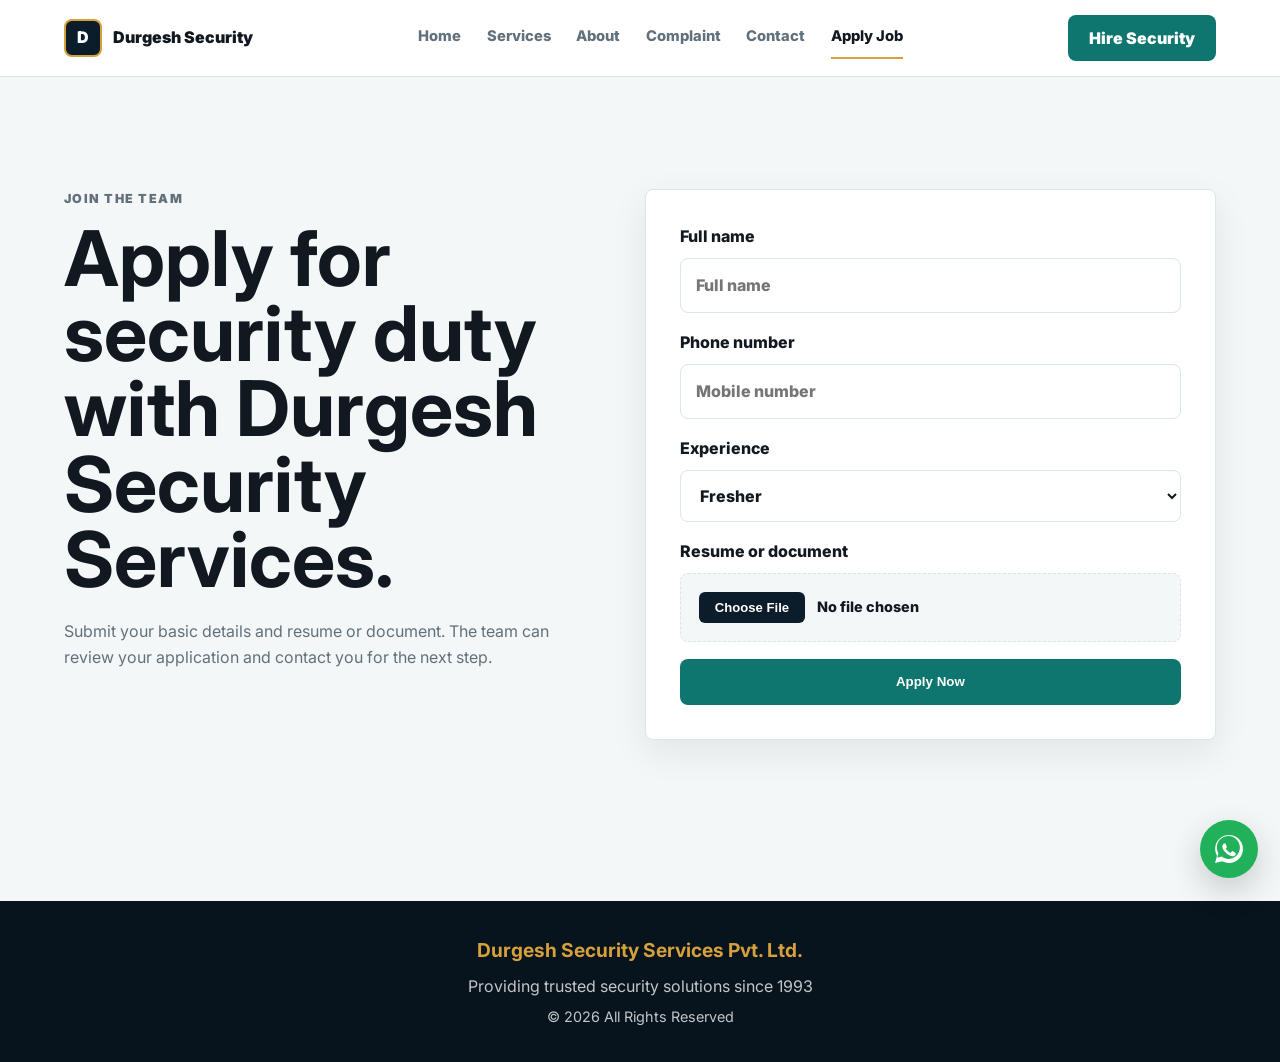
<file: apply.html>
<!doctype html>
<html lang="en">
  <head>
    <meta charset="UTF-8" />
    <meta name="viewport" content="width=device-width, initial-scale=1.0" />
    <title>Apply Job | Durgesh Security Services</title>
    <link rel="stylesheet" href="style.css" />
    <link rel="preconnect" href="https://fonts.googleapis.com" />
    <link rel="preconnect" href="https://fonts.gstatic.com" crossorigin />
    <link href="https://fonts.googleapis.com/css2?family=Inter:wght@400;500;600;700;800;900&display=swap" rel="stylesheet" />
  </head>
  <body>
    <header class="site-header">
      <a class="brand" href="index.html" aria-label="Durgesh Security Services home">
        <span class="brand-mark">D</span>
        <span>Durgesh Security</span>
      </a>
      <button class="menu-btn" id="menuBtn" type="button" onclick="toggleMenu()" aria-label="Toggle navigation">
        <span class="hamburger-box">
          <span class="hamburger-inner"></span>
        </span>
      </button>
      <nav class="nav-links" id="navLinks" aria-label="Main navigation">
        <a href="index.html">Home</a>
        <a href="services.html">Services</a>
        <a href="about.html">About</a>
        <a href="complaint.html">Complaint</a>
        <a href="contact.html">Contact</a>
        <a class="active" href="apply.html">Apply Job</a>
      </nav>
      <a class="header-cta" href="contact.html">Hire Security</a>
    </header>

    <main>
      <section class="contact-hero simple-page">
        <div class="contact-intro reveal">
          <p class="eyebrow">Join the team</p>
          <h1>Apply for security duty with Durgesh Security Services.</h1>
          <p>Submit your basic details and resume or document. The team can review your application and contact you for the next step.</p>
        </div>
        <form class="contact-form reveal">
          <label>
            Full name
            <input type="text" placeholder="Full name" required />
          </label>
          <label>
            Phone number
            <input type="tel" placeholder="Mobile number" required />
          </label>
          <label>
            Experience
            <select>
              <option>Fresher</option>
              <option>1-2 years</option>
              <option>3-5 years</option>
              <option>5+ years</option>
            </select>
          </label>
          <label>
            Resume or document
            <input type="file" required />
          </label>
          <button class="btn primary" type="submit">Apply Now</button>
        </form>
      </section>
    </main>

    <a href="https://wa.me/917764944794" class="whatsapp" aria-label="Chat on WhatsApp">
      <svg viewBox="0 0 24 24" width="28" height="28" fill="currentColor">
        <path d="M.057 24l1.687-6.163c-1.041-1.804-1.588-3.849-1.587-5.946C.06 5.348 5.397.01 12.008.01c3.202.001 6.212 1.246 8.477 3.514 2.266 2.268 3.507 5.28 3.505 8.484-.004 6.657-5.34 11.997-11.953 11.997-2.005-.001-3.973-.502-5.724-1.455L0 24zm6.59-4.846c1.6.95 3.188 1.449 4.825 1.451 5.436 0 9.86-4.42 9.864-9.858.002-2.634-1.025-5.111-2.893-6.98-1.87-1.868-4.351-2.897-6.98-2.898-5.443 0-9.87 4.42-9.874 9.859-.001 1.761.472 3.483 1.371 5.03l-.995 3.636 3.738-.981.161.096zM17.07 14.77c-.274-.138-1.62-.8-1.874-.892-.254-.093-.44-.138-.624.137-.184.275-.713.892-.874 1.077-.161.184-.322.206-.596.069-.274-.138-1.16-.427-2.21-1.365-.817-.73-1.37-1.63-1.53-1.905-.16-.275-.017-.424.12-.561.124-.123.275-.321.412-.481.137-.16.183-.275.274-.458.09-.183.046-.344-.023-.481-.069-.138-.624-1.503-.855-2.062-.225-.54-.472-.467-.649-.476-.168-.008-.36-.01-.553-.01-.193 0-.507.073-.772.36-.265.287-1.011.988-1.011 2.408s1.025 2.793 1.17 2.987c.144.195 2.016 3.078 4.885 4.316.683.294 1.218.47 1.634.602.686.218 1.312.187 1.806.114.55-.082 1.62-.662 1.848-1.27.228-.607.228-1.126.16-1.235-.069-.109-.254-.154-.528-.292z"/>
      </svg>
    </a>

    <footer class="footer">
      <h3>Durgesh Security Services Pvt. Ltd.</h3>
      <p>Providing trusted security solutions since 1993</p>
      <p class="copy">&copy; 2026 All Rights Reserved</p>
    </footer>
    <script src="script.js"></script>
  </body>
</html>
</file>
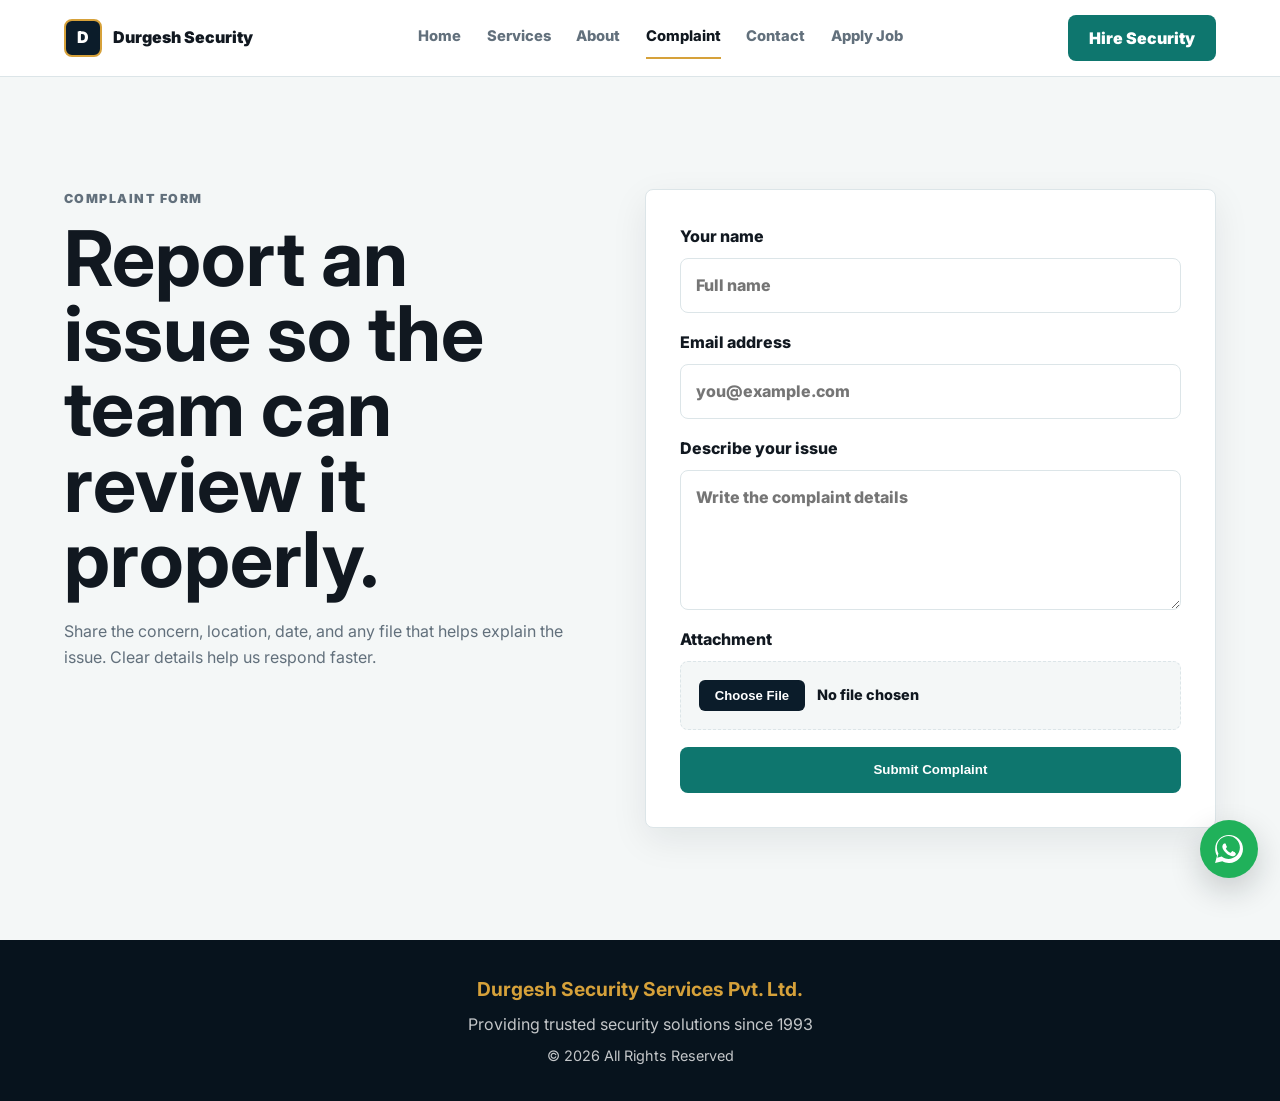
<file: complaint.html>
<!doctype html>
<html lang="en">
  <head>
    <meta charset="UTF-8" />
    <meta name="viewport" content="width=device-width, initial-scale=1.0" />
    <title>Complaint | Durgesh Security Services</title>
    <link rel="stylesheet" href="style.css" />
    <link rel="preconnect" href="https://fonts.googleapis.com" />
    <link rel="preconnect" href="https://fonts.gstatic.com" crossorigin />
    <link href="https://fonts.googleapis.com/css2?family=Inter:wght@400;500;600;700;800;900&display=swap" rel="stylesheet" />
  </head>
  <body>
    <header class="site-header">
      <a class="brand" href="index.html" aria-label="Durgesh Security Services home">
        <span class="brand-mark">D</span>
        <span>Durgesh Security</span>
      </a>
      <button class="menu-btn" id="menuBtn" type="button" onclick="toggleMenu()" aria-label="Toggle navigation">
        <span class="hamburger-box">
          <span class="hamburger-inner"></span>
        </span>
      </button>
      <nav class="nav-links" id="navLinks" aria-label="Main navigation">
        <a href="index.html">Home</a>
        <a href="services.html">Services</a>
        <a href="about.html">About</a>
        <a class="active" href="complaint.html">Complaint</a>
        <a href="contact.html">Contact</a>
        <a href="apply.html">Apply Job</a>
      </nav>
      <a class="header-cta" href="contact.html">Hire Security</a>
    </header>

    <main>
      <section class="contact-hero simple-page">
        <div class="contact-intro reveal">
          <p class="eyebrow">Complaint form</p>
          <h1>Report an issue so the team can review it properly.</h1>
          <p>Share the concern, location, date, and any file that helps explain the issue. Clear details help us respond faster.</p>
        </div>
        <form class="contact-form reveal">
          <label>
            Your name
            <input type="text" placeholder="Full name" required />
          </label>
          <label>
            Email address
            <input type="email" placeholder="you@example.com" required />
          </label>
          <label>
            Describe your issue
            <textarea placeholder="Write the complaint details"></textarea>
          </label>
          <label>
            Attachment
            <input type="file" />
          </label>
          <button class="btn primary" type="submit">Submit Complaint</button>
        </form>
      </section>
    </main>

    <a href="https://wa.me/917764944794" class="whatsapp" aria-label="Chat on WhatsApp">
      <svg viewBox="0 0 24 24" width="28" height="28" fill="currentColor">
        <path d="M.057 24l1.687-6.163c-1.041-1.804-1.588-3.849-1.587-5.946C.06 5.348 5.397.01 12.008.01c3.202.001 6.212 1.246 8.477 3.514 2.266 2.268 3.507 5.28 3.505 8.484-.004 6.657-5.34 11.997-11.953 11.997-2.005-.001-3.973-.502-5.724-1.455L0 24zm6.59-4.846c1.6.95 3.188 1.449 4.825 1.451 5.436 0 9.86-4.42 9.864-9.858.002-2.634-1.025-5.111-2.893-6.98-1.87-1.868-4.351-2.897-6.98-2.898-5.443 0-9.87 4.42-9.874 9.859-.001 1.761.472 3.483 1.371 5.03l-.995 3.636 3.738-.981.161.096zM17.07 14.77c-.274-.138-1.62-.8-1.874-.892-.254-.093-.44-.138-.624.137-.184.275-.713.892-.874 1.077-.161.184-.322.206-.596.069-.274-.138-1.16-.427-2.21-1.365-.817-.73-1.37-1.63-1.53-1.905-.16-.275-.017-.424.12-.561.124-.123.275-.321.412-.481.137-.16.183-.275.274-.458.09-.183.046-.344-.023-.481-.069-.138-.624-1.503-.855-2.062-.225-.54-.472-.467-.649-.476-.168-.008-.36-.01-.553-.01-.193 0-.507.073-.772.36-.265.287-1.011.988-1.011 2.408s1.025 2.793 1.17 2.987c.144.195 2.016 3.078 4.885 4.316.683.294 1.218.47 1.634.602.686.218 1.312.187 1.806.114.55-.082 1.62-.662 1.848-1.27.228-.607.228-1.126.16-1.235-.069-.109-.254-.154-.528-.292z"/>
      </svg>
    </a>

    <footer class="footer">
      <h3>Durgesh Security Services Pvt. Ltd.</h3>
      <p>Providing trusted security solutions since 1993</p>
      <p class="copy">&copy; 2026 All Rights Reserved</p>
    </footer>
    <script src="script.js"></script>
  </body>
</html>
</file>
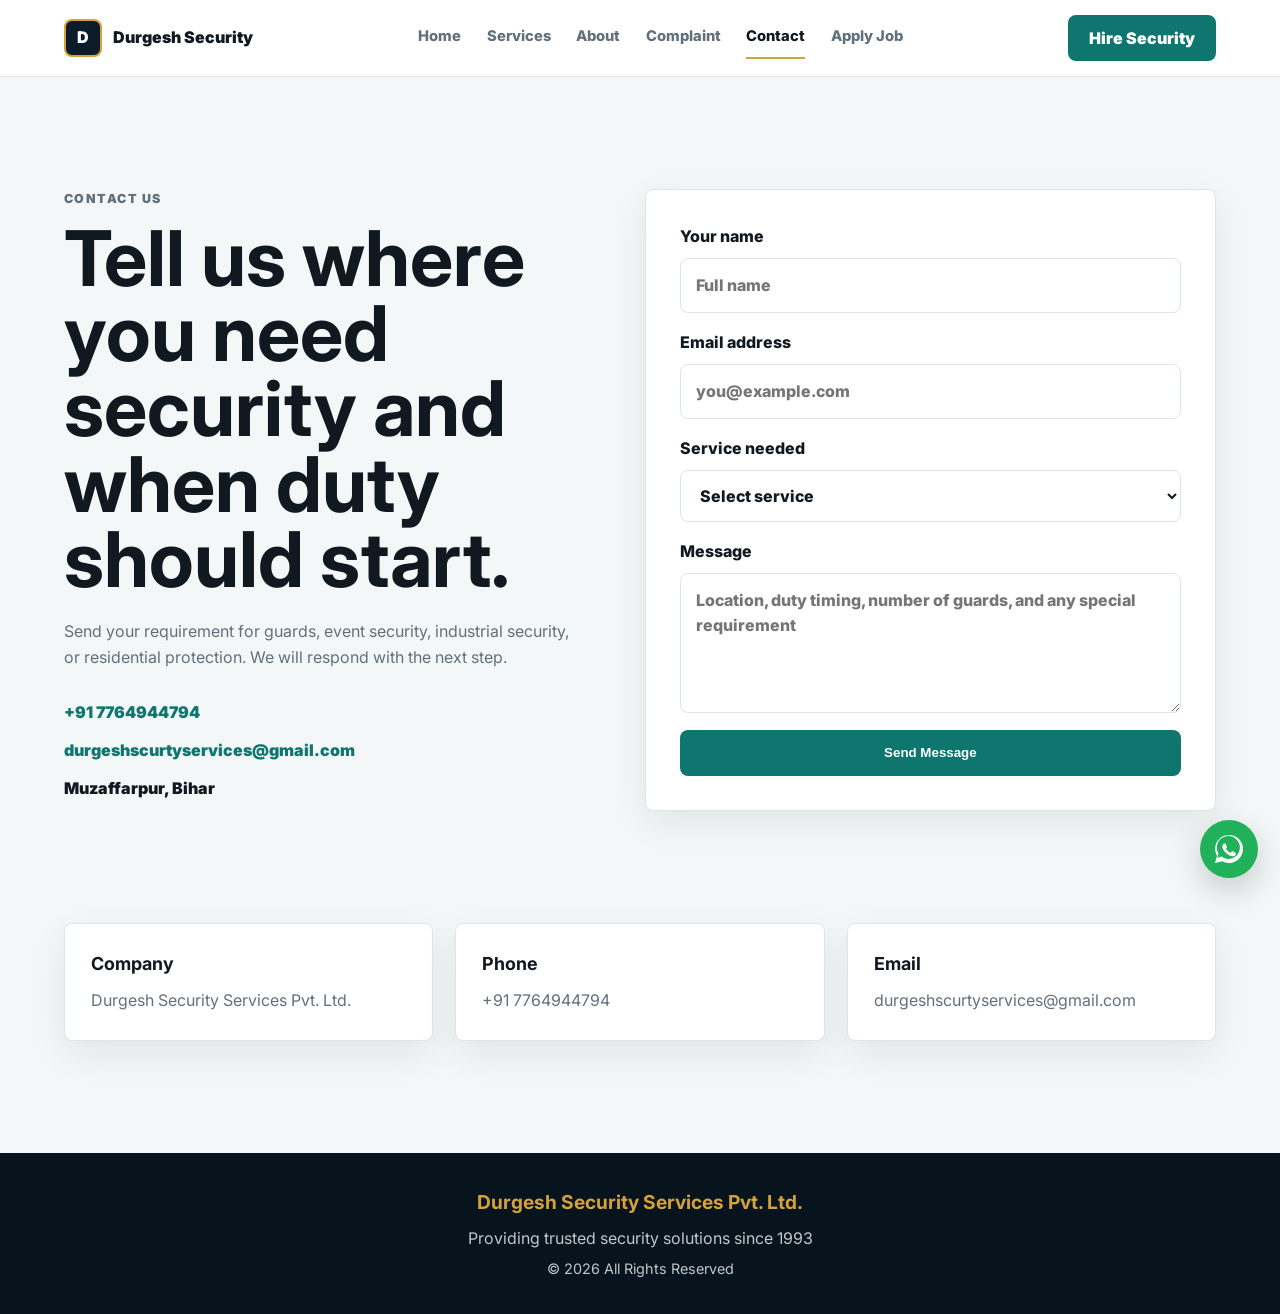
<file: contact.html>
<!doctype html>
<html lang="en">
  <head>
    <meta charset="UTF-8" />
    <meta name="viewport" content="width=device-width, initial-scale=1.0" />
    <title>Contact | Durgesh Security Services</title>
    <link rel="stylesheet" href="style.css" />
    <link rel="preconnect" href="https://fonts.googleapis.com" />
    <link rel="preconnect" href="https://fonts.gstatic.com" crossorigin />
    <link href="https://fonts.googleapis.com/css2?family=Inter:wght@400;500;600;700;800;900&display=swap" rel="stylesheet" />
  </head>
  <body>
    <header class="site-header">
      <a class="brand" href="index.html" aria-label="Durgesh Security Services home">
        <span class="brand-mark">D</span>
        <span>Durgesh Security</span>
      </a>
      <button class="menu-btn" id="menuBtn" type="button" onclick="toggleMenu()" aria-label="Toggle navigation">
        <span class="hamburger-box">
          <span class="hamburger-inner"></span>
        </span>
      </button>
      <nav class="nav-links" id="navLinks" aria-label="Main navigation">
        <a href="index.html">Home</a>
        <a href="services.html">Services</a>
        <a href="about.html">About</a>
        <a href="complaint.html">Complaint</a>
        <a class="active" href="contact.html">Contact</a>
        <a href="apply.html">Apply Job</a>
      </nav>
      <a class="header-cta" href="contact.html">Hire Security</a>
    </header>

    <main>
      <section class="contact-hero">
        <div class="contact-intro reveal">
          <p class="eyebrow">Contact us</p>
          <h1>Tell us where you need security and when duty should start.</h1>
          <p>
            Send your requirement for guards, event security, industrial security, or residential protection. We will respond with the next step.
          </p>
          <div class="contact-methods">
            <a href="tel:+917764944794">+91 7764944794</a>
            <a href="mailto:durgeshscurtyservices@gmail.com">durgeshscurtyservices@gmail.com</a>
            <span>Muzaffarpur, Bihar</span>
          </div>
        </div>

        <form class="contact-form reveal">
          <label>
            Your name
            <input type="text" placeholder="Full name" required />
          </label>
          <label>
            Email address
            <input type="email" placeholder="you@example.com" required />
          </label>
          <label>
            Service needed
            <select required>
              <option value="">Select service</option>
              <option>Security Guards</option>
              <option>Industrial Security</option>
              <option>Residential Security</option>
              <option>Event Security</option>
              <option>Surveillance Support</option>
            </select>
          </label>
          <label>
            Message
            <textarea placeholder="Location, duty timing, number of guards, and any special requirement"></textarea>
          </label>
          <button class="btn primary" type="button" onclick="openPopup()">Send Message</button>
        </form>
      </section>

      <section class="contact-strip">
        <div>
          <strong>Company</strong>
          <span>Durgesh Security Services Pvt. Ltd.</span>
        </div>
        <div>
          <strong>Phone</strong>
          <span>+91 7764944794</span>
        </div>
        <div>
          <strong>Email</strong>
          <span>durgeshscurtyservices@gmail.com</span>
        </div>
      </section>

      <div id="popup" class="popup">
        <div class="popup-content">
          <button class="close-btn" type="button" onclick="closePopup()" aria-label="Close popup">x</button>
          <h2>Choose Contact Method</h2>
          <a href="https://wa.me/917764944794?text=Hello%20I%20want%20to%20hire%20security%20services" target="_blank" class="popup-btn whatsapp-btn">WhatsApp</a>
          <a href="mailto:durgeshscurtyservices@gmail.com?subject=Security%20Service%20Inquiry&body=Hello%2C%20I%20want%20to%20hire%20your%20security%20services." class="popup-btn email-btn">Email</a>
        </div>
      </div>
    </main>

    <a href="https://wa.me/917764944794" class="whatsapp" aria-label="Chat on WhatsApp">
      <svg viewBox="0 0 24 24" width="28" height="28" fill="currentColor">
        <path d="M.057 24l1.687-6.163c-1.041-1.804-1.588-3.849-1.587-5.946C.06 5.348 5.397.01 12.008.01c3.202.001 6.212 1.246 8.477 3.514 2.266 2.268 3.507 5.28 3.505 8.484-.004 6.657-5.34 11.997-11.953 11.997-2.005-.001-3.973-.502-5.724-1.455L0 24zm6.59-4.846c1.6.95 3.188 1.449 4.825 1.451 5.436 0 9.86-4.42 9.864-9.858.002-2.634-1.025-5.111-2.893-6.98-1.87-1.868-4.351-2.897-6.98-2.898-5.443 0-9.87 4.42-9.874 9.859-.001 1.761.472 3.483 1.371 5.03l-.995 3.636 3.738-.981.161.096zM17.07 14.77c-.274-.138-1.62-.8-1.874-.892-.254-.093-.44-.138-.624.137-.184.275-.713.892-.874 1.077-.161.184-.322.206-.596.069-.274-.138-1.16-.427-2.21-1.365-.817-.73-1.37-1.63-1.53-1.905-.16-.275-.017-.424.12-.561.124-.123.275-.321.412-.481.137-.16.183-.275.274-.458.09-.183.046-.344-.023-.481-.069-.138-.624-1.503-.855-2.062-.225-.54-.472-.467-.649-.476-.168-.008-.36-.01-.553-.01-.193 0-.507.073-.772.36-.265.287-1.011.988-1.011 2.408s1.025 2.793 1.17 2.987c.144.195 2.016 3.078 4.885 4.316.683.294 1.218.47 1.634.602.686.218 1.312.187 1.806.114.55-.082 1.62-.662 1.848-1.27.228-.607.228-1.126.16-1.235-.069-.109-.254-.154-.528-.292z"/>
      </svg>
    </a>

    <footer class="footer">
      <h3>Durgesh Security Services Pvt. Ltd.</h3>
      <p>Providing trusted security solutions since 1993</p>
      <p class="copy">&copy; 2026 All Rights Reserved</p>
    </footer>
    <script src="script.js"></script>
  </body>
</html>
</file>
<file: style.css>
:root {
  --ink: #111820;
  --muted: #62707c;
  --paper: #f4f7f7;
  --white: #ffffff;
  --navy: #0b1c2a;
  --steel: #1d3442;
  --teal: #0e766e;
  --gold: #d6a13a;
  --line: #dce5e8;
  --shadow: 0 22px 58px rgba(17, 24, 32, 0.16);
}

* {
  box-sizing: border-box;
}

html {
  scroll-behavior: smooth;
}

body {
  margin: 0;
  font-family: "Inter", Arial, sans-serif;
  color: var(--ink);
  background: var(--paper);
  line-height: 1.6;
}

img {
  display: block;
  max-width: 100%;
  object-fit: cover;
}

a {
  color: inherit;
  text-decoration: none;
}

h1,
h2,
h3,
p {
  margin-top: 0;
}

h1 {
  margin-bottom: 22px;
  font-size: clamp(2.25rem, 6vw, 5rem);
  line-height: 0.98;
  letter-spacing: 0;
}

h2 {
  margin-bottom: 16px;
  font-size: clamp(1.7rem, 3vw, 2.9rem);
  line-height: 1.08;
  letter-spacing: 0;
}

h3 {
  margin-bottom: 10px;
  font-size: 1.2rem;
}

.site-header {
  position: sticky;
  top: 0;
  z-index: 50;
  display: flex;
  align-items: center;
  justify-content: space-between;
  gap: 22px;
  padding: 15px clamp(18px, 5vw, 72px);
  background: rgba(255, 255, 255, 0.95);
  border-bottom: 1px solid var(--line);
  backdrop-filter: blur(16px);
}

.brand {
  display: inline-flex;
  align-items: center;
  gap: 11px;
  font-weight: 900;
  color: var(--ink);
  white-space: nowrap;
}

.brand-mark {
  display: grid;
  place-items: center;
  width: 38px;
  height: 38px;
  color: var(--white);
  background: var(--navy);
  border: 2px solid var(--gold);
  border-radius: 8px;
}

.nav-links {
  display: flex;
  align-items: center;
  justify-content: center;
  gap: clamp(11px, 2vw, 26px);
  color: var(--muted);
  font-size: 0.92rem;
  font-weight: 800;
}

.nav-links a {
  padding: 8px 0;
  border-bottom: 2px solid transparent;
}

.nav-links a:hover,
.nav-links a.active {
  color: var(--ink);
  border-color: var(--gold);
}

.menu-btn {
  display: none;
  border: 1px solid var(--line);
  border-radius: 8px;
  padding: 10px 13px;
  color: var(--ink);
  background: var(--white);
  font: inherit;
  font-weight: 800;
}

.header-cta,
.btn {
  display: inline-flex;
  align-items: center;
  justify-content: center;
  min-height: 46px;
  padding: 0 20px;
  border: 1px solid transparent;
  border-radius: 8px;
  font-weight: 900;
  line-height: 1;
  cursor: pointer;
}

.header-cta,
.btn.primary {
  color: var(--white);
  background: var(--teal);
}

.btn.secondary {
  color: var(--white);
  border-color: rgba(255, 255, 255, 0.45);
  background: rgba(255, 255, 255, 0.1);
}

.hero {
  position: relative;
  min-height: 690px;
  display: grid;
  align-items: end;
  padding: clamp(78px, 11vw, 138px) clamp(18px, 5vw, 72px);
  color: var(--white);
  overflow: hidden;
}

.hero-bg {
  position: absolute;
  inset: 0;
  z-index: -2;
  width: 100%;
  height: 100%;
}

.hero::after {
  content: "";
  position: absolute;
  inset: 0;
  z-index: -1;
  background: linear-gradient(90deg, rgba(6, 17, 27, 0.94), rgba(6, 17, 27, 0.62) 52%, rgba(6, 17, 27, 0.18));
}

.hero-content {
  max-width: 800px;
}

.eyebrow {
  margin-bottom: 12px;
  color: var(--gold);
  font-size: 0.78rem;
  font-weight: 900;
  letter-spacing: 0.12em;
  text-transform: uppercase;
}

.hero-content p:not(.eyebrow) {
  max-width: 690px;
  color: rgba(255, 255, 255, 0.84);
  font-size: 1.08rem;
}

.hero-actions {
  display: flex;
  flex-wrap: wrap;
  gap: 12px;
  margin-top: 30px;
}

.metrics {
  position: relative;
  z-index: 3;
  display: grid;
  grid-template-columns: repeat(4, 1fr);
  gap: 1px;
  margin: -52px clamp(18px, 5vw, 72px) 0;
  background: var(--line);
  box-shadow: var(--shadow);
}

.metrics div {
  min-height: 124px;
  padding: 26px;
  background: var(--white);
}

.metrics strong {
  display: block;
  color: var(--teal);
  font-size: clamp(1.75rem, 3vw, 2.65rem);
  line-height: 1;
}

.metrics span {
  display: block;
  margin-top: 9px;
  color: var(--muted);
  font-weight: 800;
}

.section,
.split-section,
.cta-section,
.page-hero,
.process-section,
.values-section,
.map-section,
.contact-hero,
.contact-strip {
  padding: clamp(62px, 9vw, 112px) clamp(18px, 5vw, 72px);
}

.section-heading {
  max-width: 840px;
  margin-bottom: 34px;
}

.section-heading p:not(.eyebrow),
.page-hero p:not(.eyebrow),
.feature-card p,
.service-card p,
.service-card li,
.split-copy p,
.check-list,
.process-grid p,
.values-section p,
.contact-intro p,
.contact-strip span,
.detail-list p {
  color: var(--muted);
}

.feature-grid,
.service-grid,
.process-grid,
.values-section,
.contact-strip {
  display: grid;
  gap: 22px;
}

.feature-grid {
  grid-template-columns: repeat(3, 1fr);
}

.feature-card,
.service-card,
.values-section article,
.contact-form,
.contact-strip div {
  background: var(--white);
  border: 1px solid var(--line);
  border-radius: 8px;
  box-shadow: 0 12px 36px rgba(17, 24, 32, 0.08);
}

.feature-card {
  overflow: hidden;
}

.feature-card img {
  width: 100%;
  height: 250px;
}

.feature-card div,
.service-card,
.values-section article,
.contact-strip div {
  padding: 26px;
}

.split-section,
.page-hero,
.contact-hero {
  display: grid;
  grid-template-columns: minmax(0, 0.95fr) minmax(340px, 1.05fr);
  gap: clamp(28px, 5vw, 68px);
  align-items: center;
  background: var(--white);
}

.dark-section,
.dark-page {
  color: var(--white);
  background: var(--navy);
}

.dark-section .split-copy p,
.dark-section .check-list,
.dark-page p:not(.eyebrow) {
  color: rgba(255, 255, 255, 0.77);
}

.split-image img,
.page-hero img {
  width: 100%;
  min-height: 380px;
  border-radius: 8px;
  box-shadow: var(--shadow);
}

.check-list {
  display: grid;
  gap: 12px;
  padding: 0;
  margin: 24px 0 0;
  list-style: none;
  font-weight: 800;
}

.check-list li {
  position: relative;
  padding-left: 28px;
}

.check-list li::before {
  content: "";
  position: absolute;
  top: 9px;
  left: 0;
  width: 12px;
  height: 12px;
  border-radius: 50%;
  background: var(--gold);
}

.cta-section {
  position: relative;
  display: flex;
  align-items: center;
  justify-content: space-between;
  gap: 34px;
  color: var(--white);
  background: linear-gradient(-45deg, #0b1c2a, #1d3442, #0e766e, #0b1c2a);
  background-size: 400% 400%;
  animation: gradientBG 15s ease infinite;
  border-radius: 16px;
  margin: 0 clamp(18px, 5vw, 72px) clamp(62px, 9vw, 112px);
  padding: clamp(48px, 7vw, 84px) clamp(24px, 6vw, 68px);
  box-shadow: 0 20px 48px rgba(11, 28, 42, 0.18), 0 8px 20px rgba(14, 118, 110, 0.12);
  overflow: hidden;
}

.cta-section h2 {
  margin-bottom: 0;
}

.cta-content {
  position: relative;
  z-index: 2;
  max-width: 680px;
}

.cta-desc {
  margin-top: 12px;
  margin-bottom: 0;
  color: rgba(255, 255, 255, 0.82) !important;
  font-size: 1.02rem;
  font-weight: 500;
  line-height: 1.5;
}

.cta-glow {
  position: absolute;
  border-radius: 50%;
  filter: blur(80px);
  opacity: 0.15;
  pointer-events: none;
  z-index: 1;
}

.cta-glow-1 {
  top: -50px;
  left: -50px;
  width: 200px;
  height: 200px;
  background: var(--gold);
  animation: floatGlow1 8s ease-in-out infinite alternate;
}

.cta-glow-2 {
  bottom: -80px;
  right: -20px;
  width: 250px;
  height: 250px;
  background: var(--teal);
  animation: floatGlow2 10s ease-in-out infinite alternate;
}

.cta-btn {
  position: relative;
  z-index: 2;
  display: inline-flex;
  align-items: center;
  gap: 10px;
  background: var(--teal);
  border: 1px solid rgba(255, 255, 255, 0.2);
  box-shadow: 0 4px 15px rgba(14, 118, 110, 0.3);
  transition: all 0.3s cubic-bezier(0.25, 0.8, 0.25, 1);
  white-space: nowrap;
}

.cta-btn:hover {
  transform: translateY(-4px) scale(1.03) !important;
  background: var(--gold) !important;
  border-color: rgba(255, 255, 255, 0.4) !important;
  box-shadow: 0 12px 28px rgba(214, 161, 58, 0.4) !important;
}

.cta-btn .arrow-icon {
  transition: transform 0.3s ease;
}

.cta-btn:hover .arrow-icon {
  transform: translateX(5px);
}

@keyframes gradientBG {
  0% {
    background-position: 0% 50%;
  }
  50% {
    background-position: 100% 50%;
  }
  100% {
    background-position: 0% 50%;
  }
}

@keyframes floatGlow1 {
  0% {
    transform: translate(0, 0) scale(1);
  }
  100% {
    transform: translate(30px, 20px) scale(1.15);
  }
}

@keyframes floatGlow2 {
  0% {
    transform: translate(0, 0) scale(1);
  }
  100% {
    transform: translate(-20px, -30px) scale(1.1);
  }
}

/* Entrance transitions for CTA content elements */
.cta-section.reveal:not(.active) .cta-content > *,
.cta-section.reveal:not(.active) .cta-btn {
  opacity: 0;
}

.cta-section.active .cta-content .eyebrow {
  animation: ctaTextEntrance 0.7s cubic-bezier(0.215, 0.61, 0.355, 1) both;
  animation-delay: 0.15s;
}

.cta-section.active .cta-content h2 {
  animation: ctaTextEntrance 0.7s cubic-bezier(0.215, 0.61, 0.355, 1) both;
  animation-delay: 0.25s;
}

.cta-section.active .cta-content .cta-desc {
  animation: ctaTextEntrance 0.7s cubic-bezier(0.215, 0.61, 0.355, 1) both;
  animation-delay: 0.35s;
}

.cta-section.active .cta-btn {
  animation: ctaBtnEntrance 0.7s cubic-bezier(0.25, 0.8, 0.25, 1) both;
  animation-delay: 0.45s;
}

@keyframes ctaTextEntrance {
  0% {
    opacity: 0;
    transform: translateY(22px);
  }
  100% {
    opacity: 1;
    transform: translateY(0);
  }
}

@keyframes ctaBtnEntrance {
  0% {
    opacity: 0;
    transform: scale(0.92) translateY(18px);
  }
  100% {
    opacity: 1;
    transform: scale(1) translateY(0);
  }
}

.service-grid {
  grid-template-columns: repeat(3, 1fr);
}

.service-card span {
  display: inline-flex;
  align-items: center;
  justify-content: center;
  width: 44px;
  height: 44px;
  margin-bottom: 24px;
  color: var(--white);
  background: var(--navy);
  border-radius: 8px;
  font-weight: 900;
}

.service-card h2,
.values-section h2 {
  font-size: 1.42rem;
}

.service-card ul {
  display: grid;
  gap: 8px;
  padding-left: 18px;
  margin-bottom: 0;
}

.process-section,
.map-section {
  background: var(--white);
}

.process-grid,
.values-section,
.contact-strip {
  grid-template-columns: repeat(3, 1fr);
}

.process-grid div {
  padding: 26px;
  border-top: 4px solid var(--gold);
  background: var(--paper);
}

.process-grid strong,
.contact-strip strong {
  display: block;
  margin-bottom: 10px;
  font-size: 1.12rem;
}

.detail-list {
  display: grid;
  gap: 12px;
  margin-top: 22px;
  width: 100%;
}

.detail-list p {
  display: flex;
  flex-wrap: wrap;
  justify-content: space-between;
  align-items: center;
  gap: 8px;
  padding: 10px 0;
  border-bottom: 1px solid var(--line);
  margin-bottom: 0;
  font-size: 0.96rem;
}

.detail-list p strong {
  color: var(--ink);
  font-weight: 700;
}

.map-container {
  overflow: hidden;
  border-radius: 8px;
  box-shadow: var(--shadow);
}

.map-container iframe {
  display: block;
}

.contact-hero {
  align-items: start;
  min-height: calc(100vh - 76px);
  background: linear-gradient(90deg, rgba(244, 247, 247, 0.96), rgba(244, 247, 247, 0.82)), url("https://images.unsplash.com/photo-1497366754035-f200968a6e72?auto=format&fit=crop&w=1800&q=80") center/cover;
}

.contact-methods {
  display: grid;
  gap: 12px;
  margin-top: 30px;
  font-weight: 900;
}

.contact-methods a {
  color: var(--teal);
}

.contact-form {
  display: grid;
  gap: 17px;
  padding: clamp(22px, 4vw, 34px);
}

.contact-form label {
  display: grid;
  gap: 8px;
  font-weight: 800;
}

.contact-form input,
.contact-form select,
.contact-form textarea,
.form input,
.form textarea {
  width: 100%;
  padding: 14px 15px;
  border: 1px solid var(--line);
  border-radius: 8px;
  font: inherit;
  color: var(--ink);
  background: var(--white);
}

.contact-form textarea,
.form textarea {
  min-height: 140px;
  resize: vertical;
}

.contact-strip {
  padding-top: 0;
}

.popup {
  position: fixed;
  inset: 0;
  z-index: 100;
  display: none;
  align-items: center;
  justify-content: center;
  padding: 20px;
  background: rgba(6, 17, 27, 0.78);
}

.popup-content {
  position: relative;
  width: min(420px, 100%);
  padding: 34px;
  text-align: center;
  background: var(--white);
  border-radius: 8px;
  box-shadow: var(--shadow);
}

.popup-content h2 {
  font-size: 1.45rem;
}

.close-btn {
  position: absolute;
  top: 12px;
  right: 12px;
  width: 34px;
  height: 34px;
  border: 0;
  border-radius: 8px;
  color: var(--white);
  background: var(--navy);
  cursor: pointer;
}

.popup-btn {
  display: block;
  width: 100%;
  margin-top: 12px;
  padding: 13px;
  border-radius: 8px;
  color: var(--white);
  font-weight: 900;
}

.whatsapp-btn,
.whatsapp {
  background: #20b15a;
}

.email-btn {
  background: var(--navy);
}

.whatsapp {
  position: fixed;
  right: 22px;
  bottom: 22px;
  z-index: 40;
  display: grid;
  place-items: center;
  width: 58px;
  height: 58px;
  color: var(--white);
  border-radius: 50%;
  box-shadow: 0 12px 32px rgba(17, 24, 32, 0.2);
  font-weight: 900;
}

.footer {
  padding: 34px clamp(18px, 5vw, 72px);
  color: rgba(255, 255, 255, 0.76);
  text-align: center;
  background: #07131d;
}

.footer h3 {
  margin-bottom: 8px;
  color: var(--gold);
}

.footer p {
  margin-bottom: 6px;
}

.footer .copy {
  margin-bottom: 0;
  font-size: 0.9rem;
}

.form,
.cards,
.page,
.gallery-section {
  max-width: 1180px;
  margin: 0 auto;
  padding: clamp(58px, 8vw, 94px) clamp(18px, 5vw, 72px);
}

.cards,
.gallery {
  display: grid;
  grid-template-columns: repeat(auto-fit, minmax(260px, 1fr));
  gap: 22px;
}

.card {
  padding: 26px;
  background: var(--white);
  border: 1px solid var(--line);
  border-radius: 8px;
  box-shadow: 0 12px 36px rgba(17, 24, 32, 0.08);
}

.card img,
.gallery img {
  width: 100%;
  height: 230px;
  border-radius: 8px;
  object-fit: cover;
}

.reveal {
  opacity: 0;
  transform: translateY(22px);
  transition: opacity 0.7s ease, transform 0.7s ease;
}

.reveal.active {
  opacity: 1;
  transform: translateY(0);
}

@media (max-width: 1100px) {
  .site-header {
    position: sticky;
    top: 0;
    padding: 14px 24px;
  }

  .menu-btn {
    display: inline-flex;
    margin-left: auto;
    background: transparent;
    border: none;
    cursor: pointer;
    padding: 8px;
    z-index: 60;
  }

  .hamburger-box {
    position: relative;
    display: inline-block;
    width: 24px;
    height: 18px;
  }

  .hamburger-inner,
  .hamburger-inner::before,
  .hamburger-inner::after {
    position: absolute;
    width: 24px;
    height: 2.5px;
    background-color: var(--ink);
    border-radius: 4px;
    transition: transform 0.25s cubic-bezier(0.16, 1, 0.3, 1), background-color 0.25s ease, opacity 0.25s ease;
  }

  .hamburger-inner {
    top: 8px;
  }

  .hamburger-inner::before {
    content: "";
    top: -7px;
  }

  .hamburger-inner::after {
    content: "";
    top: 7px;
  }

  /* Morph to X */
  .menu-btn.active .hamburger-inner {
    transform: rotate(45deg);
  }

  .menu-btn.active .hamburger-inner::before {
    transform: translateY(7px) rotate(-90deg);
  }

  .menu-btn.active .hamburger-inner::after {
    opacity: 0;
  }

  .nav-links {
    position: absolute;
    top: 100%;
    left: 0;
    right: 0;
    display: flex !important;
    flex-direction: column;
    background: rgba(255, 255, 255, 0.98);
    border-bottom: 1px solid var(--line);
    padding: 24px;
    gap: 8px;
    box-shadow: 0 16px 36px rgba(17, 24, 32, 0.08);
    backdrop-filter: blur(20px);
    transform: translateY(-20px);
    opacity: 0;
    pointer-events: none;
    transition: transform 0.35s cubic-bezier(0.16, 1, 0.3, 1), opacity 0.25s ease;
  }

  .nav-links.active {
    opacity: 1;
    pointer-events: auto;
    transform: translateY(0);
  }

  .nav-links a {
    width: 100%;
    padding: 14px 20px;
    text-align: left;
    background: transparent;
    border: none;
    border-radius: 8px;
    font-size: 1.02rem;
    font-weight: 700;
    transition: background-color 0.25s ease, color 0.25s ease;
  }

  .nav-links a::after {
    display: none;
  }

  .nav-links a:hover,
  .nav-links a.active {
    background: rgba(14, 118, 110, 0.08);
    color: var(--teal);
  }

  .header-cta {
    min-height: 40px;
    padding: 0 16px;
    margin-left: 16px;
  }

  .metrics,
  .feature-grid,
  .service-grid,
  .process-grid,
  .values-section,
  .contact-strip {
    grid-template-columns: repeat(2, 1fr);
  }

  .split-section,
  .page-hero,
  .contact-hero {
    grid-template-columns: 1fr;
  }
}

@media (max-width: 640px) {
  .site-header {
    padding: 13px 16px;
    gap: 12px;
  }

  .brand {
    font-size: 0.96rem;
  }

  .brand-mark {
    width: 34px;
    height: 34px;
  }

  .header-cta {
    display: none;
  }

  .menu-btn {
    padding: 9px 11px;
    font-size: 0.9rem;
  }



  h1 {
    font-size: 2.3rem;
    line-height: 1.02;
  }

  h2 {
    font-size: 1.82rem;
  }

  .hero {
    min-height: 590px;
    padding: 68px 18px 90px;
  }

  .hero::after {
    background: linear-gradient(180deg, rgba(6, 17, 27, 0.82), rgba(6, 17, 27, 0.92));
  }

  .btn {
    width: 100%;
  }

  .feature-grid,
  .service-grid,
  .process-grid,
  .values-section,
  .contact-strip {
    grid-template-columns: 1fr;
  }

  .metrics {
    grid-template-columns: repeat(2, 1fr);
    margin: -32px 18px 0;
    gap: 1px;
  }

  .metrics div {
    min-height: auto;
    padding: 16px 12px;
    text-align: center;
  }

  .metrics strong {
    font-size: 1.85rem;
  }

  .metrics span {
    font-size: 0.78rem;
    margin-top: 4px;
  }

  .section,
  .split-section,
  .cta-section,
  .page-hero,
  .process-section,
  .values-section,
  .map-section,
  .contact-hero,
  .contact-strip {
    padding: 56px 18px;
  }

  .contact-strip {
    padding-top: 0;
  }

  .feature-card img {
    height: 220px;
  }

  .split-image img,
  .page-hero img {
    min-height: 250px;
  }

  .cta-section {
    align-items: stretch;
    flex-direction: column;
    gap: 28px;
    margin: 0 18px 56px;
    padding: 42px 24px;
  }

  .contact-hero {
    min-height: auto;
    background: linear-gradient(180deg, rgba(244, 247, 247, 0.98) 30%, rgba(244, 247, 247, 0.88)), url("https://images.unsplash.com/photo-1497366754035-f200968a6e72?auto=format&fit=crop&w=1800&q=80") center/cover;
    padding: 34px 20px;
  }

  .whatsapp {
    width: 52px;
    height: 52px;
    right: 16px;
    bottom: 16px;
  }
}

.popup.active {
  display: flex;
}


/* Extra motion and hover polish */
.site-header,
.brand-mark,
.nav-links a,
.header-cta,
.btn,
.menu-btn,
.whatsapp,
.popup-btn,
.close-btn,
.contact-form input,
.contact-form select,
.contact-form textarea {
  transition: color 0.25s ease, background-color 0.25s ease, border-color 0.25s ease, box-shadow 0.25s ease, transform 0.25s ease;
}

.brand:hover .brand-mark {
  transform: rotate(-4deg) scale(1.06);
  box-shadow: 0 10px 24px rgba(214, 161, 58, 0.28);
}

.nav-links a {
  position: relative;
}

.nav-links a::after {
  content: "";
  position: absolute;
  left: 0;
  right: 0;
  bottom: -2px;
  height: 2px;
  background: var(--gold);
  transform: scaleX(0);
  transform-origin: right;
  transition: transform 0.25s ease;
}

.nav-links a:hover::after,
.nav-links a.active::after {
  transform: scaleX(1);
  transform-origin: left;
}

.header-cta:hover,
.btn.primary:hover {
  transform: translateY(-3px);
  background: #0a635d;
  box-shadow: 0 14px 28px rgba(14, 118, 110, 0.28);
}

.btn.secondary:hover {
  transform: translateY(-3px);
  border-color: var(--gold);
  background: rgba(214, 161, 58, 0.16);
  box-shadow: 0 14px 28px rgba(0, 0, 0, 0.18);
}

.feature-card,
.service-card,
.values-section article,
.contact-strip div,
.card,
.process-grid div,
.contact-form {
  position: relative;
  overflow: hidden;
  transition: transform 0.32s ease, box-shadow 0.32s ease, border-color 0.32s ease, background-color 0.32s ease;
}

.feature-card::before,
.service-card::before,
.values-section article::before,
.contact-strip div::before,
.card::before,
.process-grid div::before,
.contact-form::before {
  content: "";
  position: absolute;
  inset: 0;
  pointer-events: none;
  background: linear-gradient(135deg, rgba(214, 161, 58, 0.18), transparent 38%);
  opacity: 0;
  transition: opacity 0.32s ease;
}

.feature-card:hover,
.service-card:hover,
.values-section article:hover,
.contact-strip div:hover,
.card:hover,
.process-grid div:hover,
.contact-form:hover {
  transform: translateY(-9px);
  border-color: rgba(214, 161, 58, 0.62);
  box-shadow: 0 24px 58px rgba(17, 24, 32, 0.16);
}

.feature-card:hover::before,
.service-card:hover::before,
.values-section article:hover::before,
.contact-strip div:hover::before,
.card:hover::before,
.process-grid div:hover::before,
.contact-form:hover::before {
  opacity: 1;
}

.feature-card img,
.card img,
.gallery img,
.split-image img,
.page-hero img {
  transition: transform 0.55s ease, filter 0.55s ease;
}

.feature-card:hover img,
.card:hover img,
.gallery img:hover,
.split-image:hover img,
.page-hero img:hover {
  transform: scale(1.055);
  filter: saturate(1.08) contrast(1.04);
}

.feature-card div,
.service-card h2,
.service-card p,
.service-card ul,
.values-section article h2,
.values-section article p,
.process-grid strong,
.process-grid p,
.contact-strip strong,
.contact-strip span {
  position: relative;
  z-index: 1;
}

.service-card span {
  transition: transform 0.3s ease, background-color 0.3s ease, box-shadow 0.3s ease;
}

.service-card:hover span {
  transform: translateY(-3px) rotate(-3deg);
  background: var(--teal);
  box-shadow: 0 12px 26px rgba(14, 118, 110, 0.25);
}

.metrics div {
  transition: transform 0.3s ease, box-shadow 0.3s ease, background-color 0.3s ease;
}

.metrics div:hover {
  transform: translateY(-7px);
  background: #fbfcfc;
  box-shadow: 0 18px 40px rgba(17, 24, 32, 0.12);
}

.metrics strong {
  transition: transform 0.3s ease, color 0.3s ease;
}

.metrics div:hover strong {
  transform: scale(1.06);
  color: var(--gold);
}

.contact-form input:focus,
.contact-form select:focus,
.contact-form textarea:focus,
.form input:focus,
.form textarea:focus {
  outline: none;
  border-color: var(--teal);
  box-shadow: 0 0 0 4px rgba(14, 118, 110, 0.12);
  transform: translateY(-2px);
}

.whatsapp:hover,
.popup-btn:hover,
.close-btn:hover,
.menu-btn:hover {
  transform: translateY(-3px) scale(1.04);
  box-shadow: 0 16px 34px rgba(17, 24, 32, 0.2);
}

.popup.active .popup-content {
  animation: popupIn 0.26s ease both;
}

.reveal.active:nth-child(2),
.feature-card.reveal.active:nth-child(2),
.service-card.reveal.active:nth-child(2),
.values-section article.reveal.active:nth-child(2),
.process-grid div.reveal.active:nth-child(2) {
  transition-delay: 0.08s;
}

.reveal.active:nth-child(3),
.feature-card.reveal.active:nth-child(3),
.service-card.reveal.active:nth-child(3),
.values-section article.reveal.active:nth-child(3),
.process-grid div.reveal.active:nth-child(3) {
  transition-delay: 0.16s;
}

.service-card.reveal.active:nth-child(4),
.service-card.reveal.active:nth-child(5),
.service-card.reveal.active:nth-child(6) {
  transition-delay: 0.1s;
}

@keyframes popupIn {
  from {
    opacity: 0;
    transform: translateY(18px) scale(0.96);
  }

  to {
    opacity: 1;
    transform: translateY(0) scale(1);
  }
}

@media (prefers-reduced-motion: reduce) {
  *,
  *::before,
  *::after {
    animation-duration: 0.01ms !important;
    animation-iteration-count: 1 !important;
    scroll-behavior: auto !important;
    transition-duration: 0.01ms !important;
  }

  .feature-card:hover,
  .service-card:hover,
  .values-section article:hover,
  .contact-strip div:hover,
  .card:hover,
  .process-grid div:hover,
  .contact-form:hover,
  .metrics div:hover,
  .header-cta:hover,
  .btn:hover {
    transform: none;
  }
}

/* Styled File Upload Input for forms */
input[type="file"] {
  border: 1px dashed var(--line);
  padding: 18px;
  background: var(--paper);
  border-radius: 8px;
  cursor: pointer;
  font-size: 0.9rem;
  transition: all 0.25s ease;
  width: 100%;
}

input[type="file"]:hover {
  background: rgba(14, 118, 110, 0.04);
  border-color: var(--teal);
}

input[type="file"]::file-selector-button {
  background: var(--navy);
  color: var(--white);
  border: none;
  padding: 8px 16px;
  border-radius: 6px;
  font-size: 0.82rem;
  font-weight: 800;
  margin-right: 12px;
  cursor: pointer;
  transition: background-color 0.2s ease, transform 0.2s ease;
}

input[type="file"]::file-selector-button:hover {
  background: var(--teal);
  transform: translateY(-1px);
}
</file>
